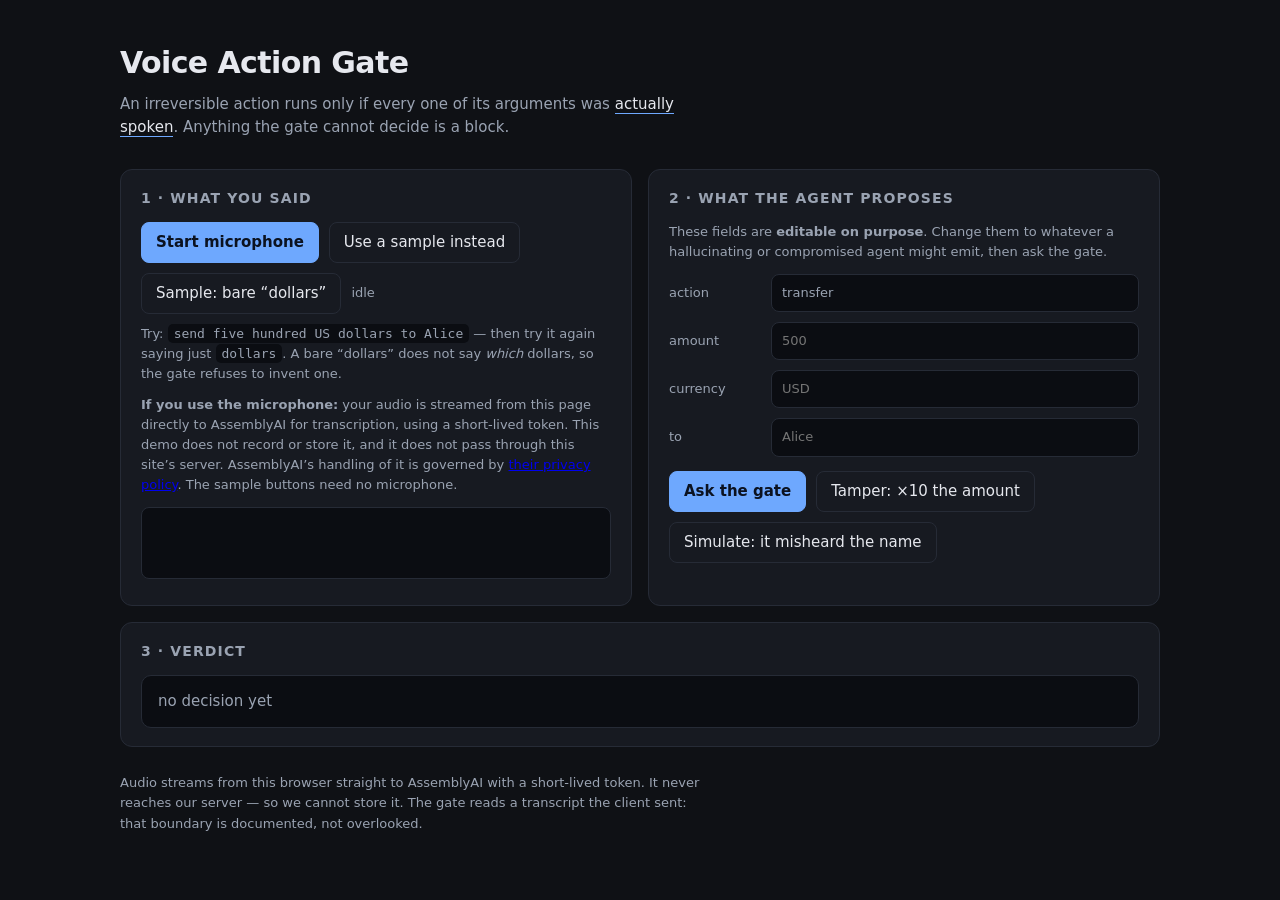
<file: app/web/index.html>
<!doctype html>
<html lang="en">
<head>
<meta charset="utf-8">
<meta name="viewport" content="width=device-width, initial-scale=1">
<title>Voice Action Gate</title>
<link rel="stylesheet" href="./style.css">
</head>
<body>
<header>
  <h1>Voice Action Gate</h1>
  <p class="tag">An irreversible action runs only if every one of its arguments
     was <em>actually spoken</em>. Anything the gate cannot decide is a block.</p>
</header>

<main>
  <section class="panel" id="panel-say">
    <h2>1 · What you said</h2>
    <div class="row">
      <button id="btn-mic" class="primary">Start microphone</button>
      <button id="btn-sample" class="ghost">Use a sample instead</button>
      <button id="btn-sample-bare" class="ghost">Sample: bare &ldquo;dollars&rdquo;</button>
      <span id="status" class="status">idle</span>
    </div>
    <p class="hint">Try: <code>send five hundred US dollars to Alice</code>&nbsp;&mdash;
       then try it again saying just <code>dollars</code>. A bare &ldquo;dollars&rdquo;
       does not say <em>which</em> dollars, so the gate refuses to invent one.</p>
    <p class="hint" id="mic-notice"><strong>If you use the microphone:</strong> your audio is
       streamed from this page directly to AssemblyAI for transcription, using a short-lived
       token. This demo does not record or store it, and it does not pass through this
       site&rsquo;s server. AssemblyAI&rsquo;s handling of it is governed by
       <a href="https://www.assemblyai.com/legal/privacy-policy">their privacy policy</a>.
       The sample buttons need no microphone.</p>
    <div id="transcript" class="transcript" aria-live="polite"></div>
    <p class="meta" id="tmeta"></p>
  </section>

  <section class="panel" id="panel-propose">
    <h2>2 · What the agent proposes</h2>
    <p class="hint">These fields are <strong>editable on purpose</strong>. Change
       them to whatever a hallucinating or compromised agent might emit, then
       ask the gate.</p>
    <div class="fields">
      <label>action <input id="f-action" value="transfer" readonly></label>
      <label>amount <input id="f-amount" placeholder="500"></label>
      <label>currency <input id="f-currency" placeholder="USD"></label>
      <label>to <input id="f-to" placeholder="Alice"></label>
    </div>
    <div class="row">
      <button id="btn-gate" class="primary">Ask the gate</button>
      <button id="btn-tamper" class="ghost">Tamper: &times;10 the amount</button>
      <button id="btn-misheard" class="ghost">Simulate: it misheard the name</button>
    </div>
  </section>

  <section class="panel" id="panel-verdict">
    <h2>3 · Verdict</h2>
    <div id="verdict" class="verdict empty">no decision yet</div>
    <div id="evidence"></div>
  </section>
</main>

<footer>
  <p>Audio streams from this browser straight to AssemblyAI with a short-lived
     token. It never reaches our server &mdash; so we cannot store it.
     The gate reads a transcript the client sent: that boundary is documented,
     not overlooked.</p>
</footer>
<script src="./app.js"></script>
</body>
</html>
</file>
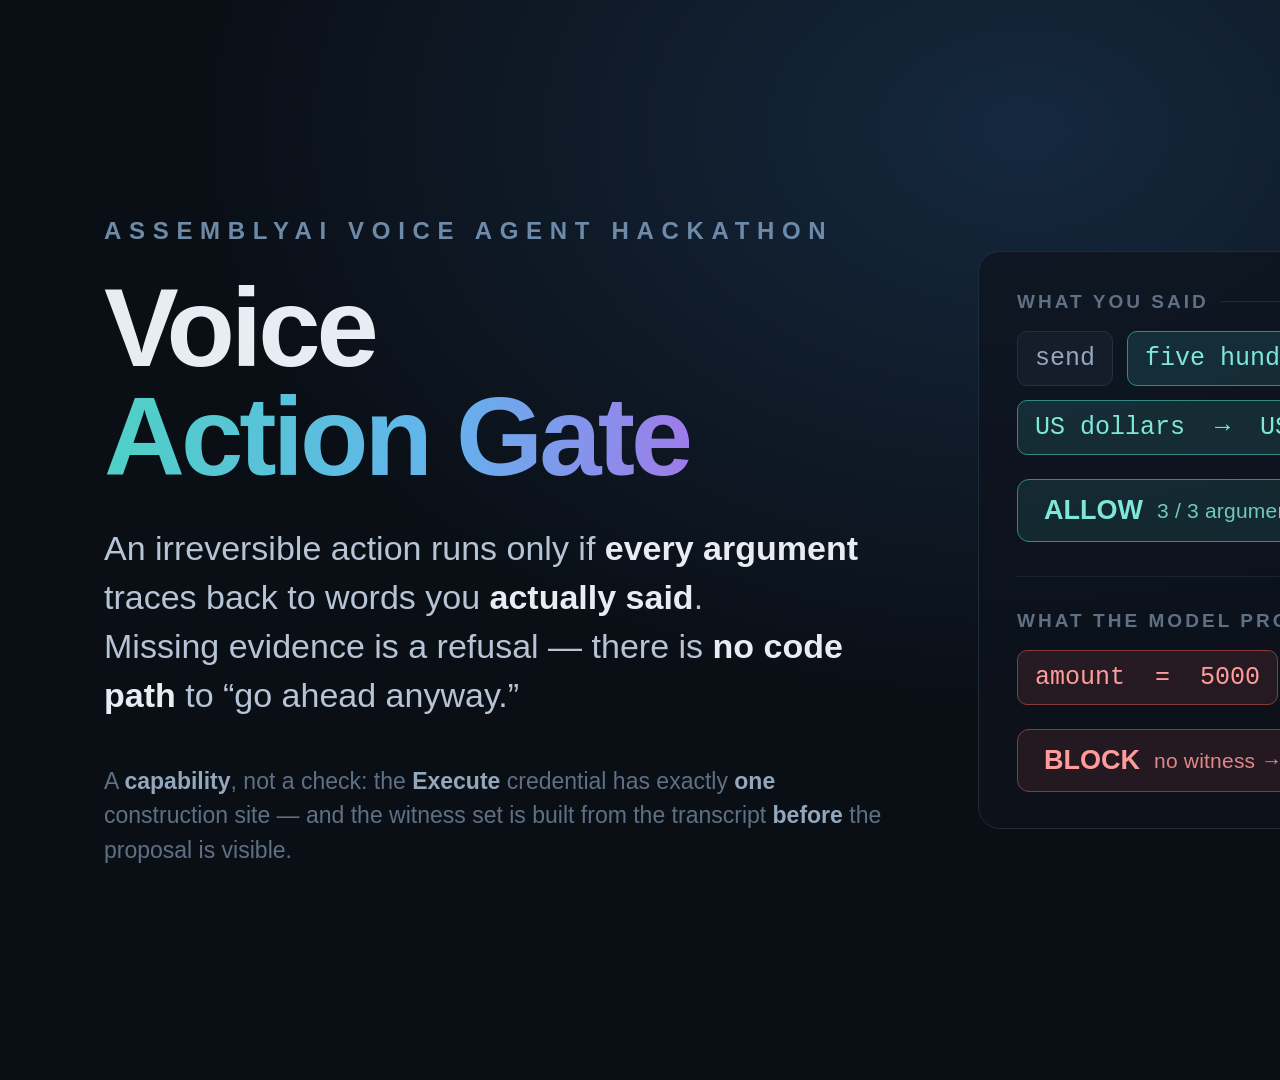
<file: media/src/cover.html>
<!doctype html><meta charset="utf-8">
<style>
  *{box-sizing:border-box;margin:0;padding:0}
  body{width:1920px;height:1080px;overflow:hidden;
       background:radial-gradient(1300px 900px at 80% 12%,#15283e 0%,#0a0f16 64%);
       color:#e8edf4;font:400 16px/1.5 -apple-system,"Helvetica Neue",Arial,sans-serif;
       display:grid;grid-template-columns:1fr 838px;align-items:center;
       column-gap:74px;padding:0 104px}
  .kicker{font-size:24px;letter-spacing:.32em;text-transform:uppercase;
          color:#6d8aa8;font-weight:600}
  h1{font-size:112px;line-height:.98;letter-spacing:-.035em;font-weight:700;margin:24px 0 0}
  h1 .g{background:linear-gradient(94deg,#4fd1c5,#63b3ed 58%,#9f7aea);
        -webkit-background-clip:text;-webkit-text-fill-color:transparent}
  .lede{font-size:34px;line-height:1.44;color:#b6c4d6;margin-top:32px;font-weight:300}
  .lede b{color:#e8edf4;font-weight:600}
  .foot{margin-top:44px;font-size:23px;line-height:1.5;color:#5f7085}
  .foot b{color:#93a7bd;font-weight:600}

  .panel{background:rgba(13,19,28,.72);border:1px solid #1e2b3b;border-radius:22px;
         padding:40px 38px 36px}
  .lbl{font:600 19px/1 -apple-system,sans-serif;letter-spacing:.16em;text-transform:uppercase;
       color:#5f7085;margin-bottom:20px;display:flex;align-items:center;gap:12px}
  .lbl::after{content:"";flex:1;height:1px;background:#1e2b3b}
  .row{display:flex;gap:14px;flex-wrap:wrap;align-items:center}
  .w{font:500 25px/1 "SF Mono",Menlo,monospace;padding:14px 17px;border-radius:10px;
     background:#141d29;border:1px solid #24313f;color:#93a7bd;white-space:nowrap}
  .w.ok{background:rgba(79,209,197,.13);border-color:#2f8b83;color:#7fe6da}
  .w.no{background:rgba(245,101,101,.11);border-color:#8b3a3a;color:#ff9b9b}
  .sep{height:1px;background:#1a2431;margin:34px 0}
  .v{margin-top:24px;padding:17px 26px;border-radius:12px;display:flex;align-items:center;
     gap:14px;font:600 27px/1 -apple-system,sans-serif}
  .v small{font-weight:400;font-size:21px;opacity:.85;letter-spacing:.01em}
  .v.a{background:rgba(79,209,197,.11);border:1.5px solid #2f8b83;color:#7fe6da}
  .v.b{background:rgba(245,101,101,.10);border:1.5px solid #8b3a3a;color:#ff9b9b}
</style>

<div>
  <div class="kicker">AssemblyAI Voice Agent Hackathon</div>
  <h1>Voice <span class="g">Action&nbsp;Gate</span></h1>
  <p class="lede">An irreversible action runs only if <b>every argument</b> traces back
     to words you <b>actually said</b>.<br>Missing evidence is a refusal &mdash;
     there is <b>no code path</b> to &ldquo;go ahead anyway.&rdquo;</p>
  <p class="foot">A <b>capability</b>, not a check: the <b>Execute</b> credential has
     exactly <b>one</b> construction site &mdash; and the witness set is built from the
     transcript <b>before</b> the proposal is visible.</p>
</div>

<div class="panel">
  <div class="lbl">What you said</div>
  <div class="row">
    <span class="w">send</span>
    <span class="w ok">five&nbsp;hundred&nbsp; &rarr; &nbsp;500</span>
    <span class="w ok">US&nbsp;dollars&nbsp; &rarr; &nbsp;USD</span>
    <span class="w ok">to&nbsp;Alice</span>
  </div>
  <div class="v a">ALLOW <small>3 / 3 arguments grounded</small></div>

  <div class="sep"></div>

  <div class="lbl">What the model proposed</div>
  <div class="row">
    <span class="w no">amount&nbsp; = &nbsp;5000</span>
    <span class="w no">currency&nbsp; = &nbsp;EUR</span>
    <span class="w ok">to&nbsp;Alice</span>
  </div>
  <div class="v b">BLOCK <small>no witness &rarr; no credential</small></div>
</div>
</file>
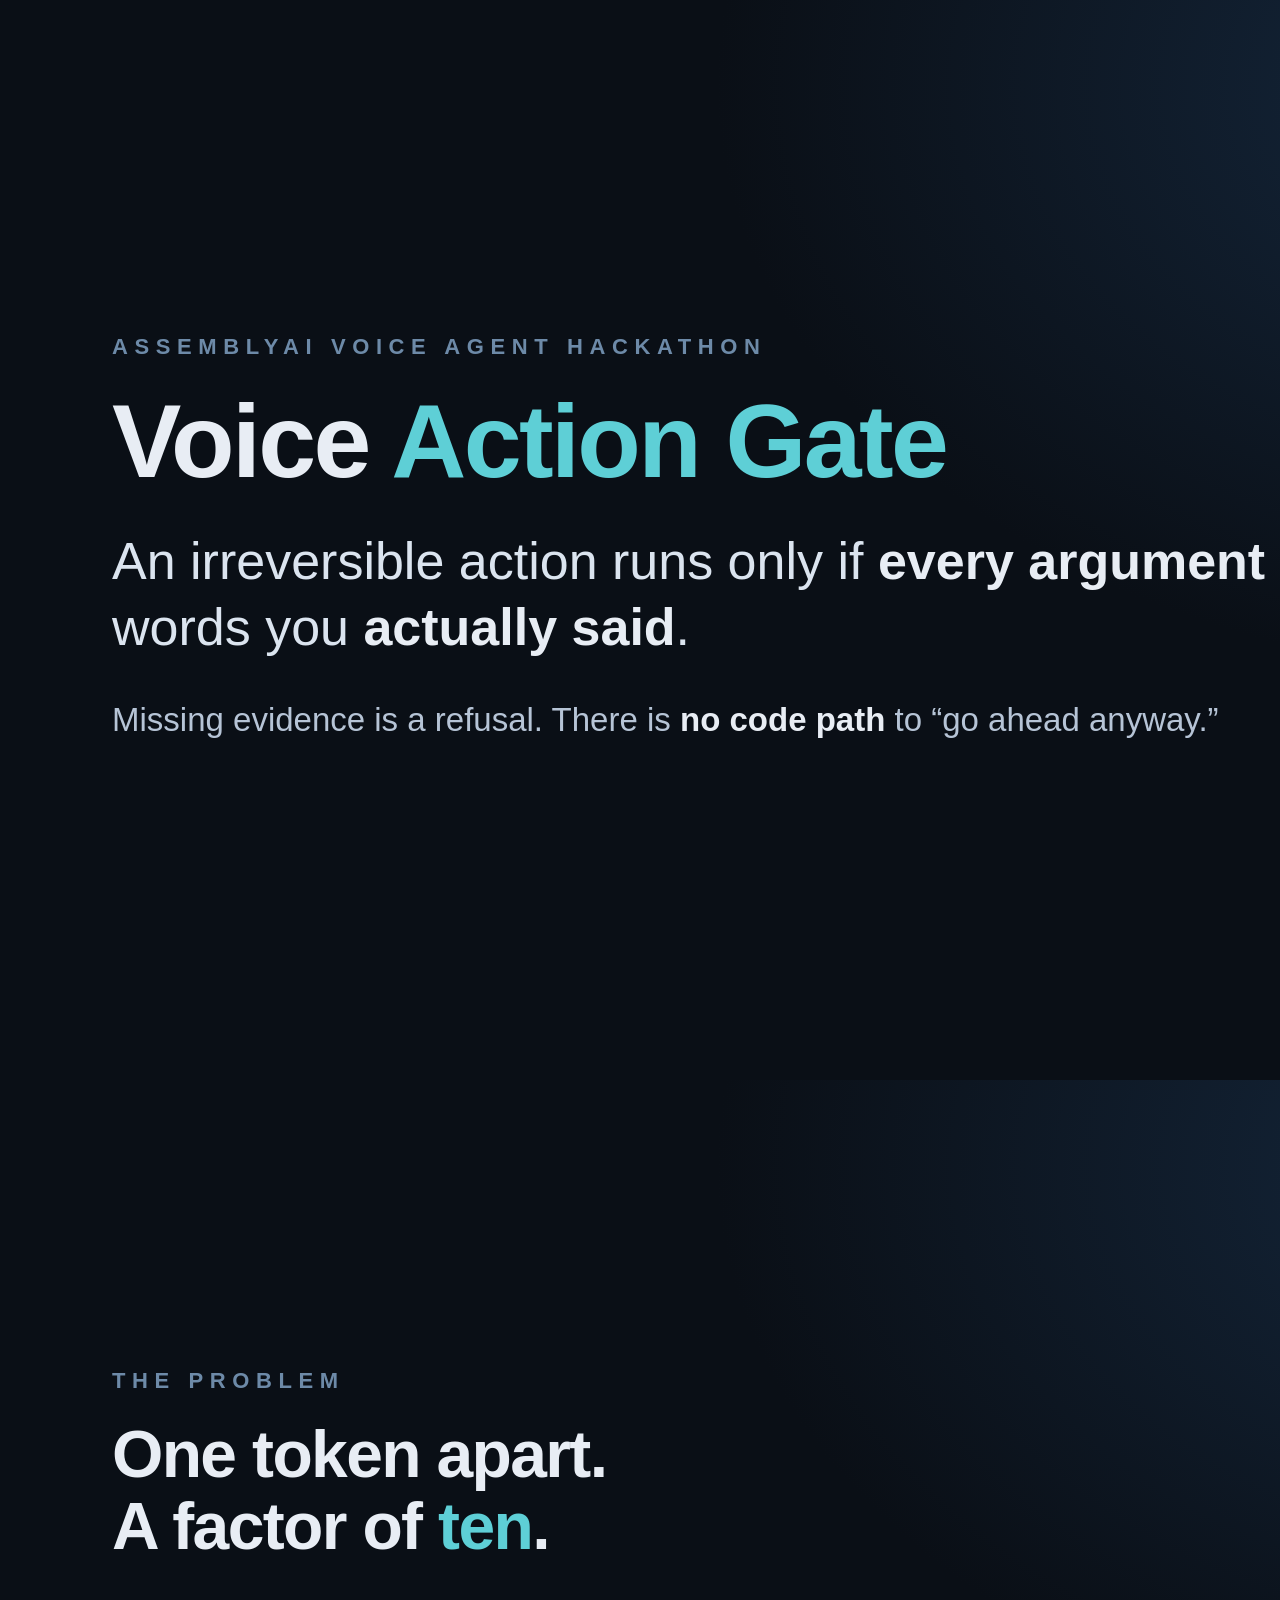
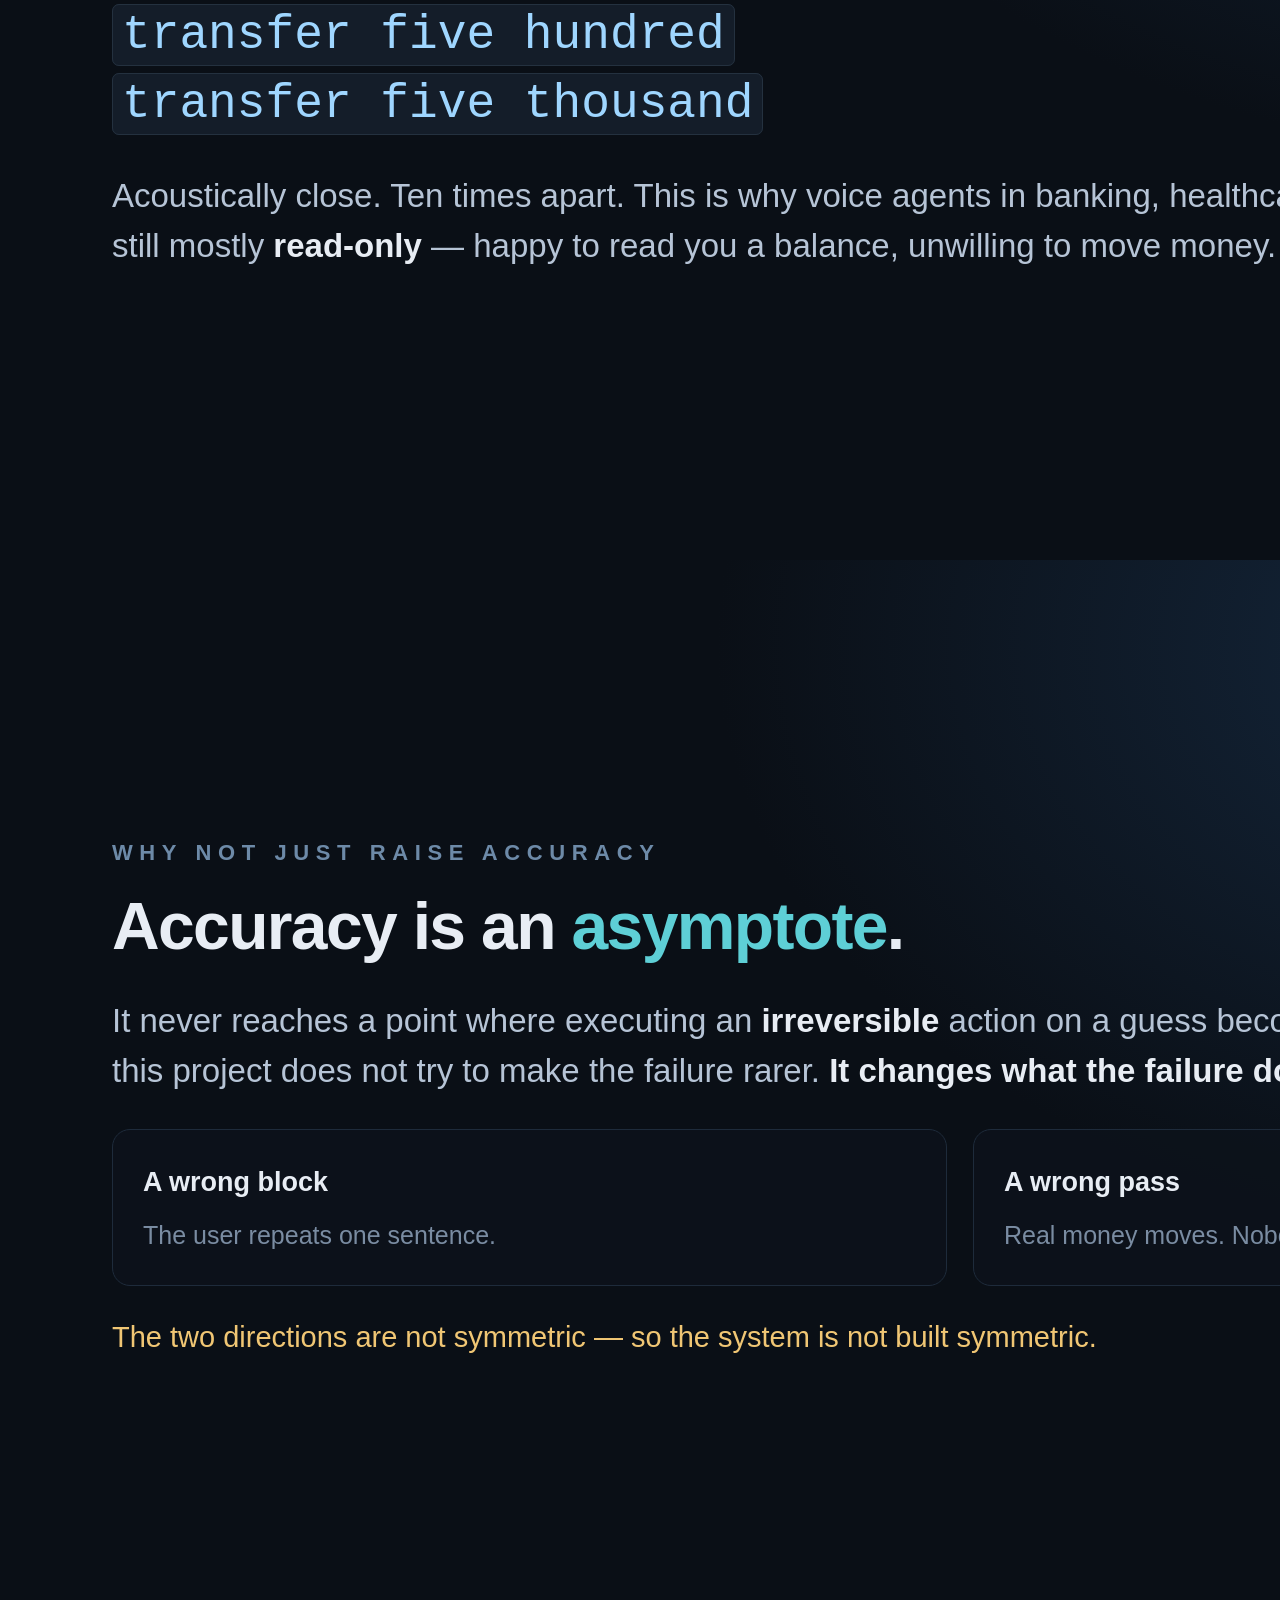
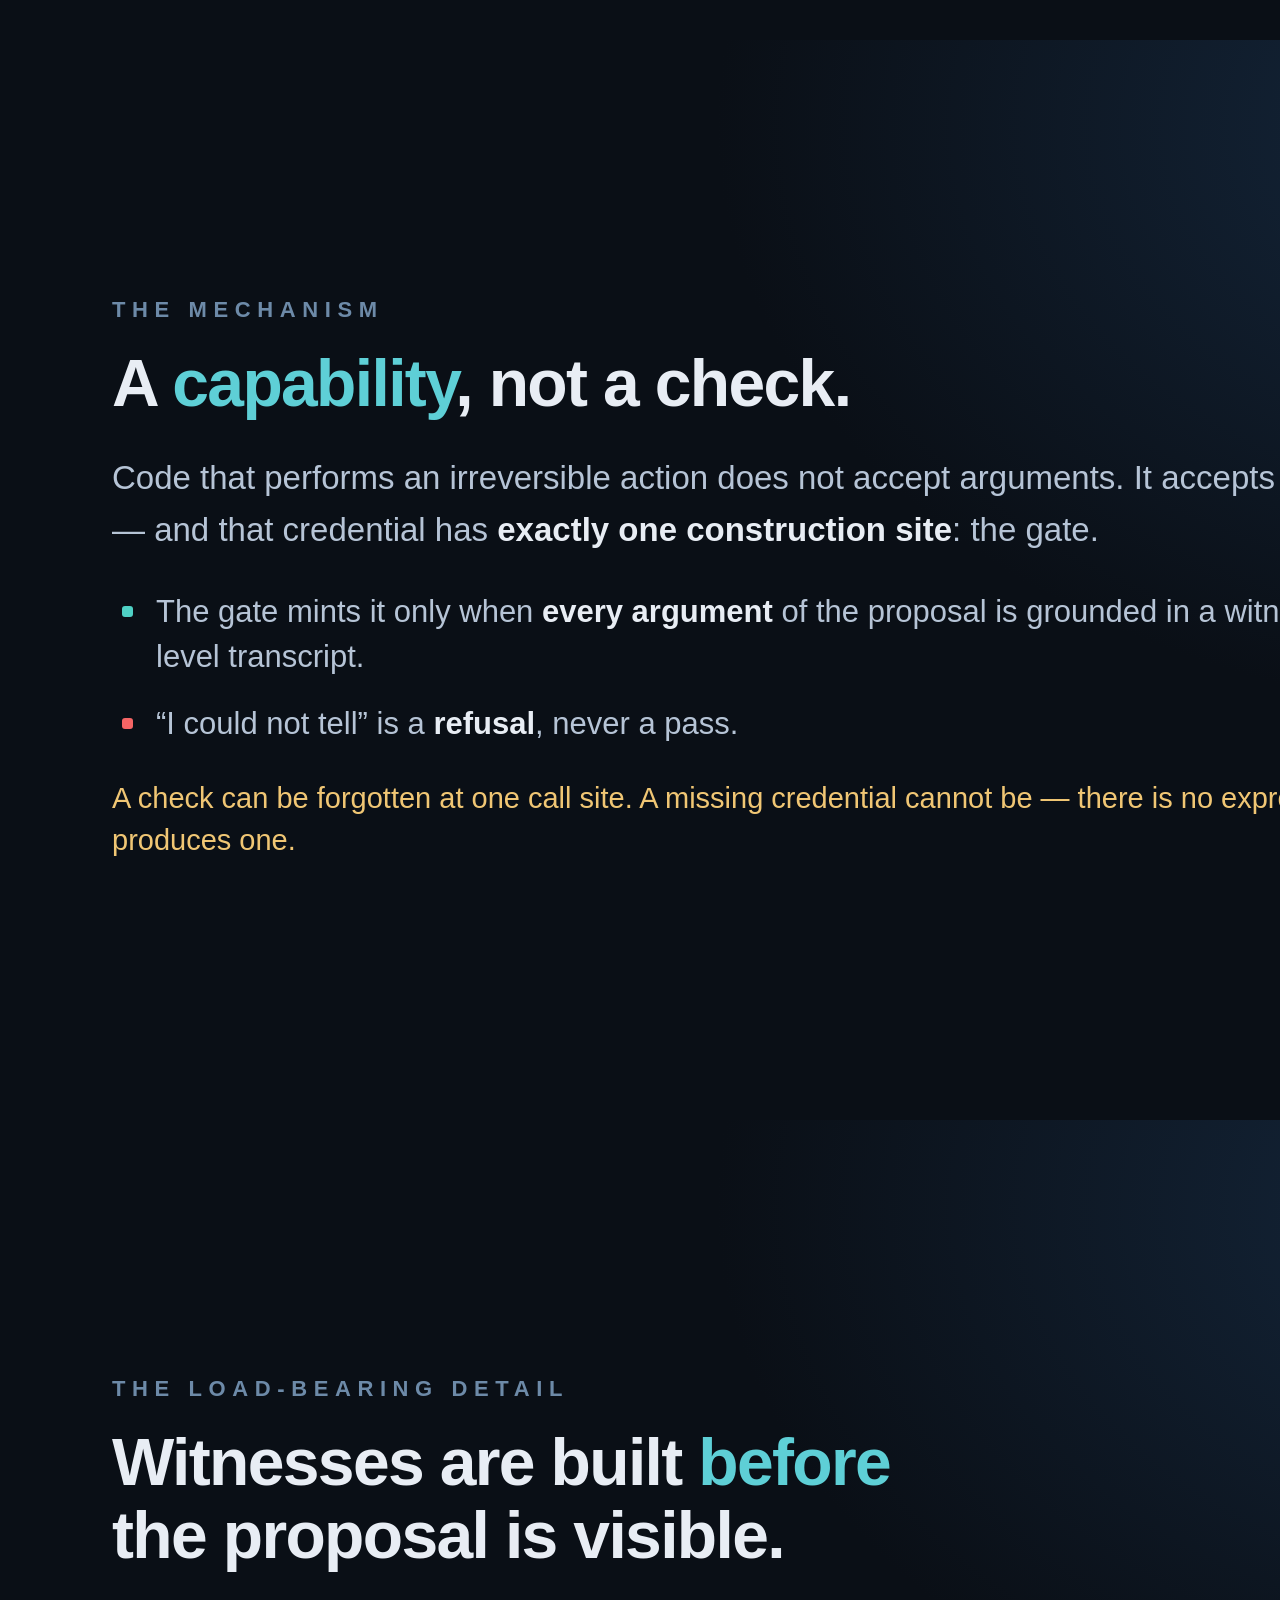
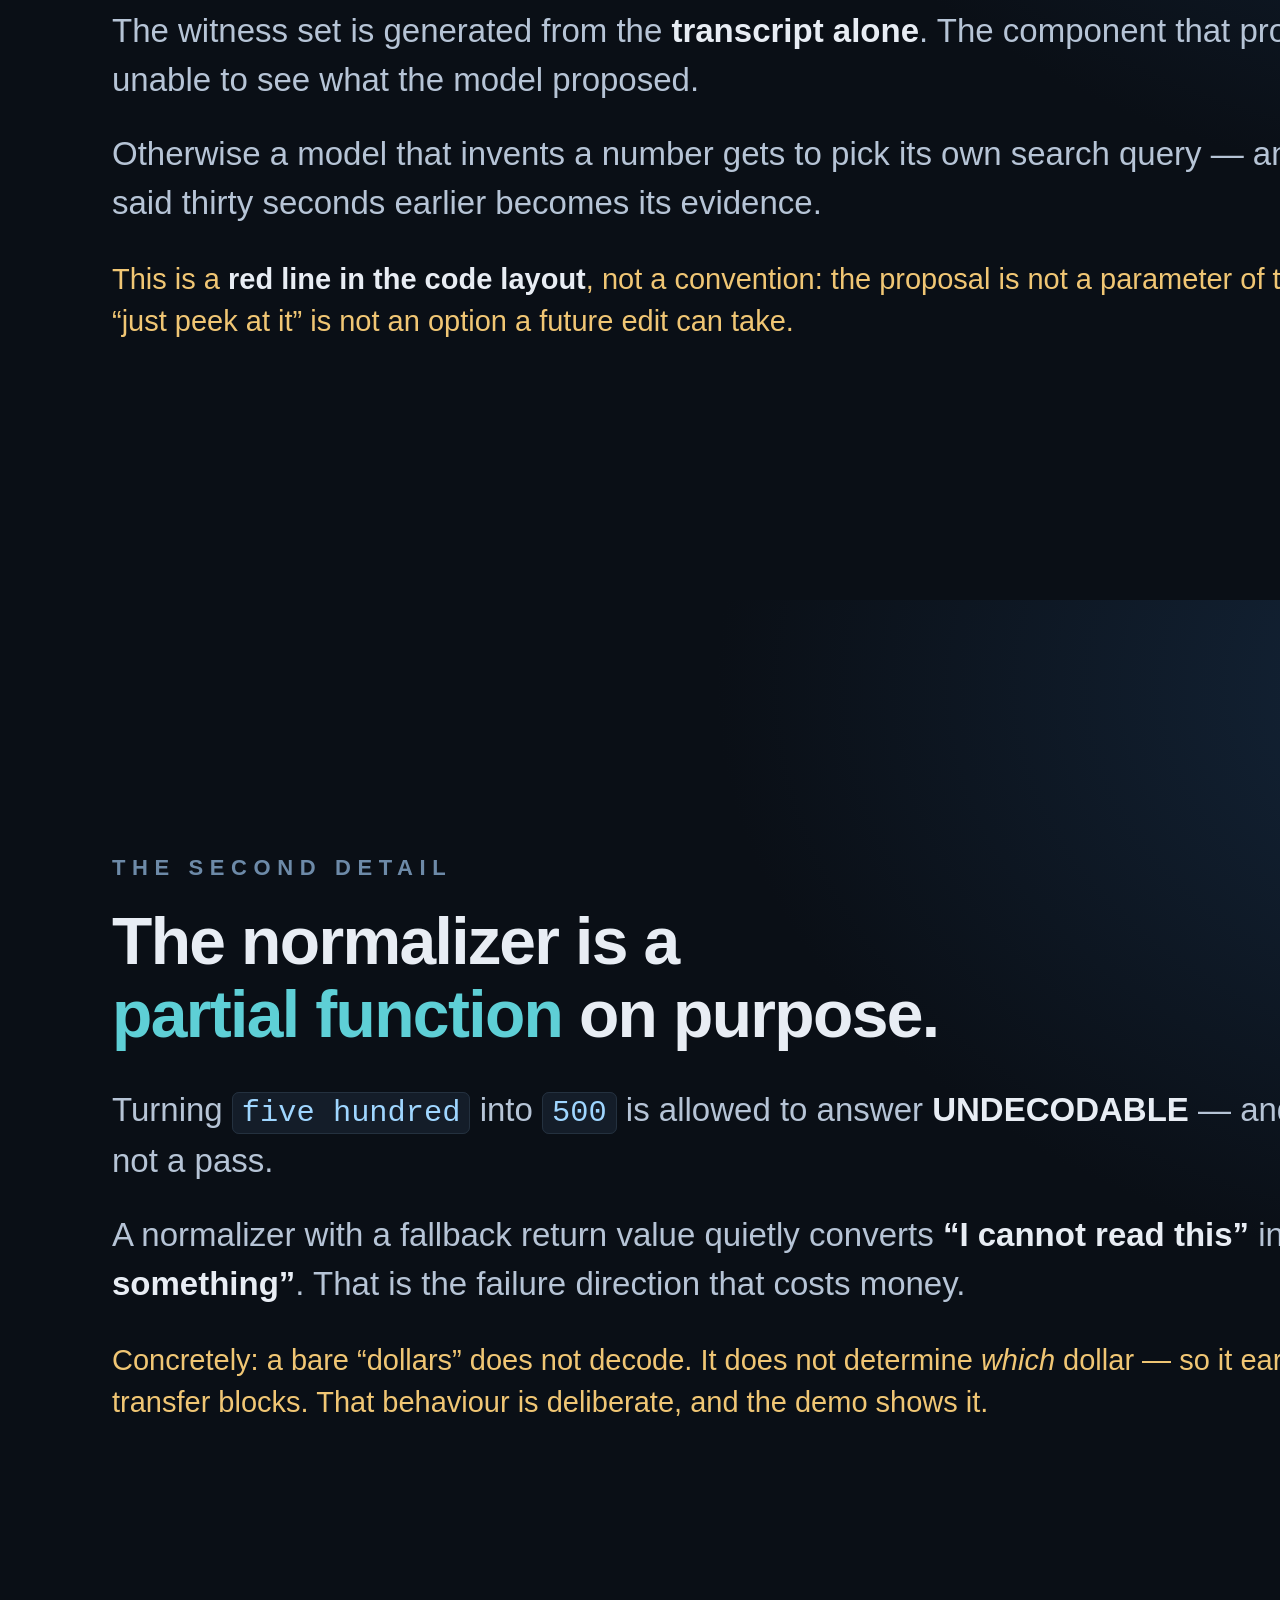
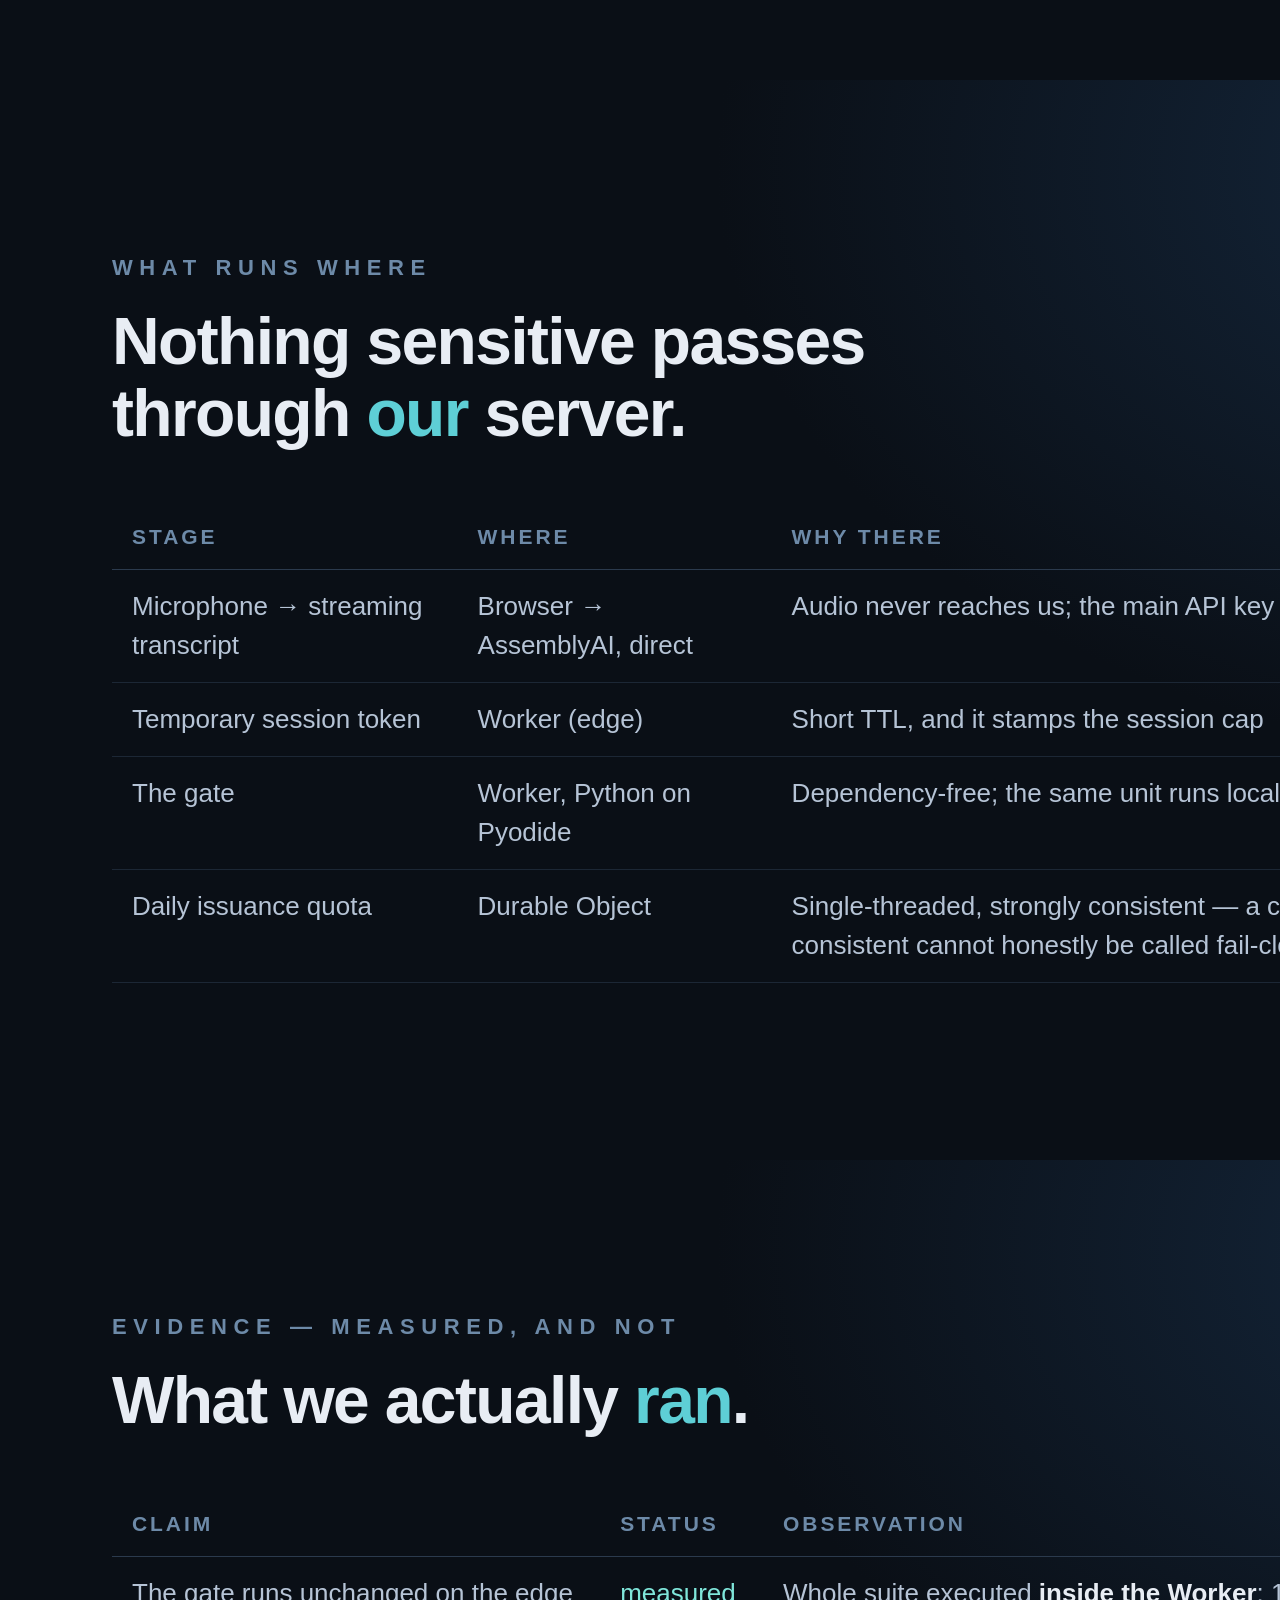
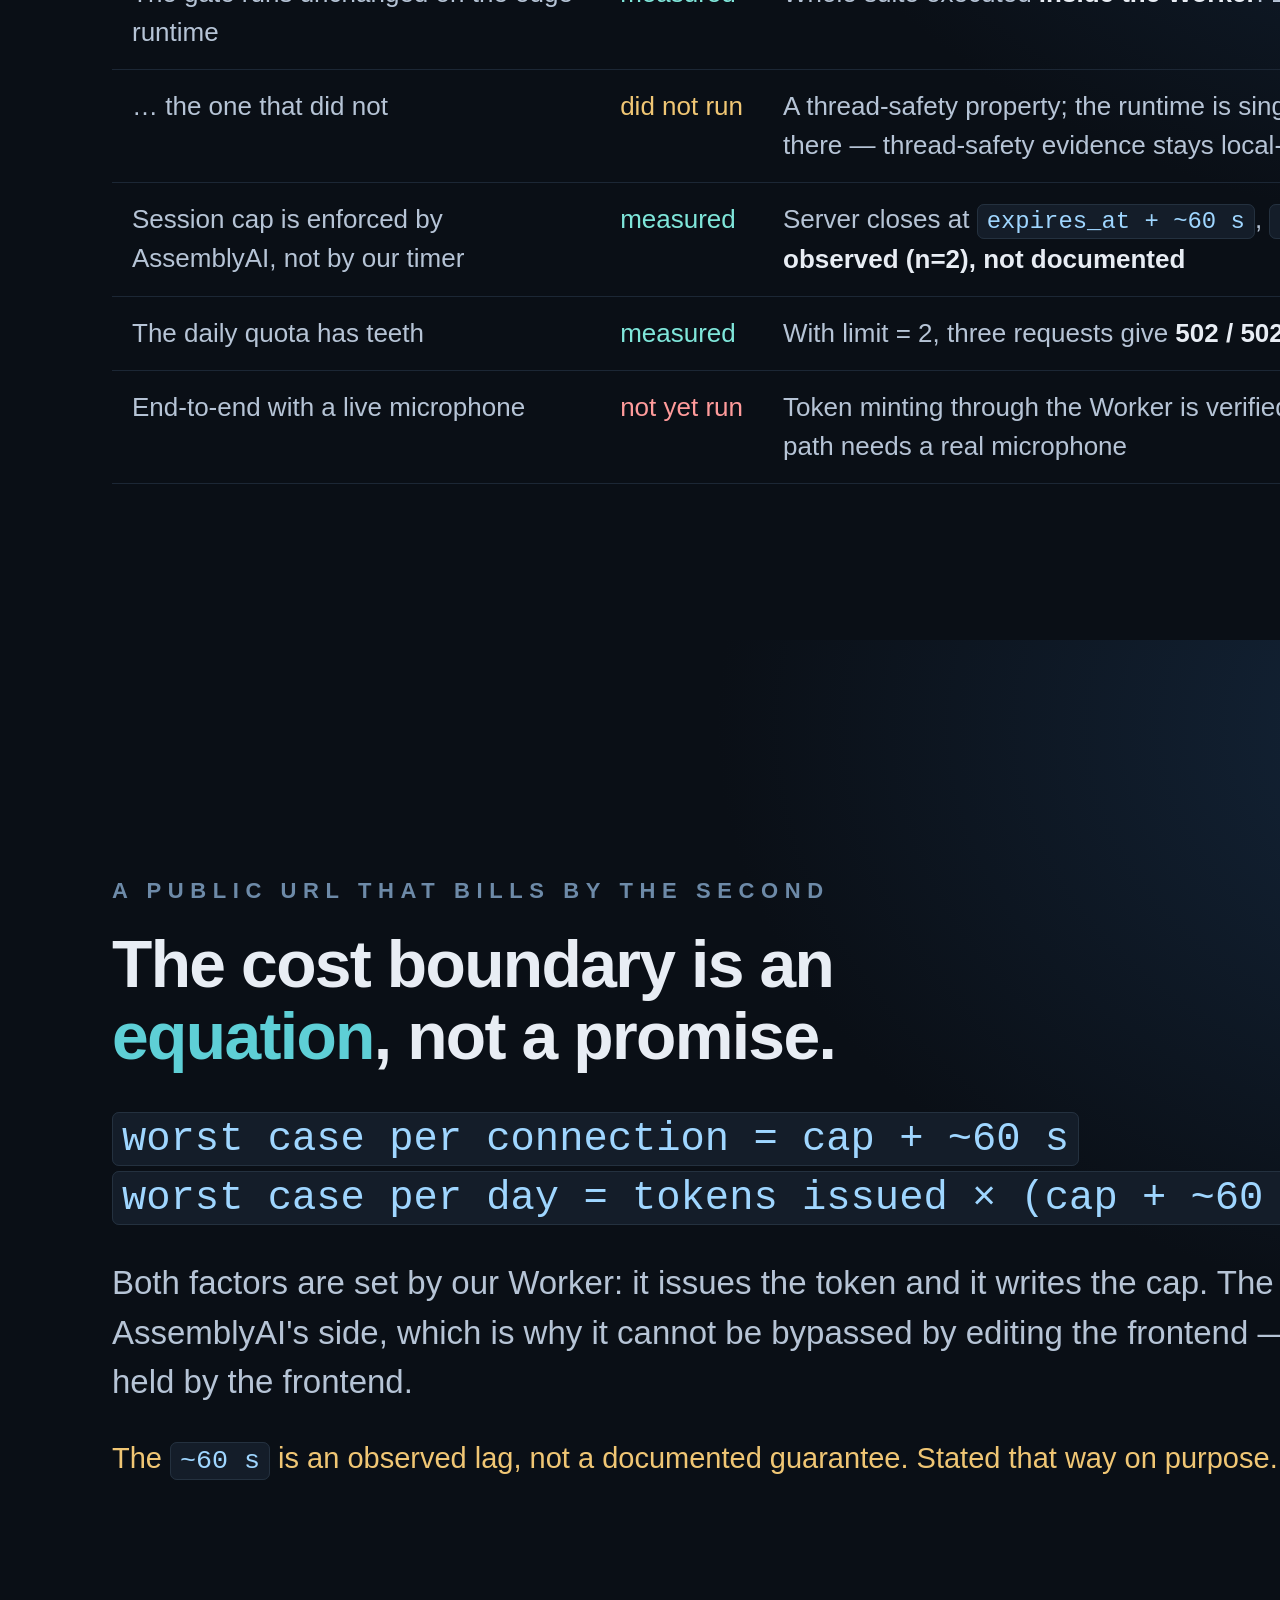
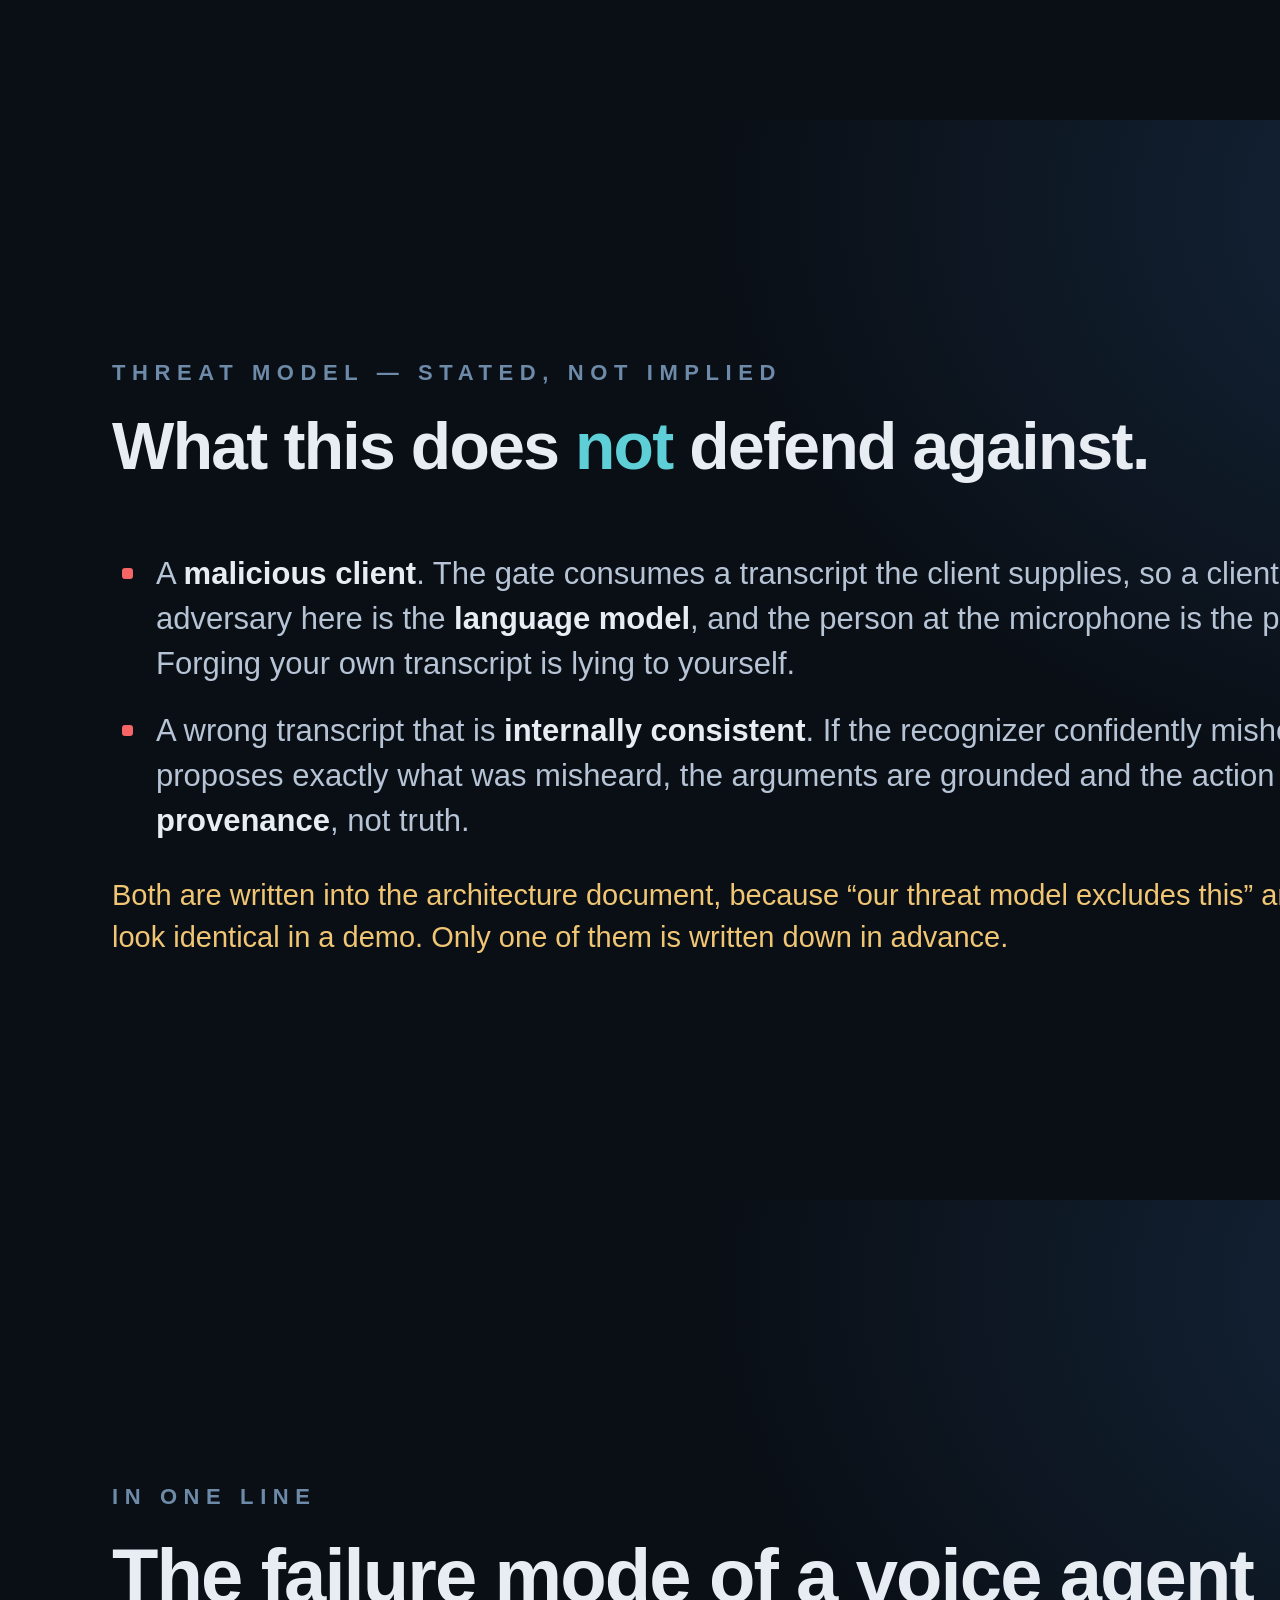
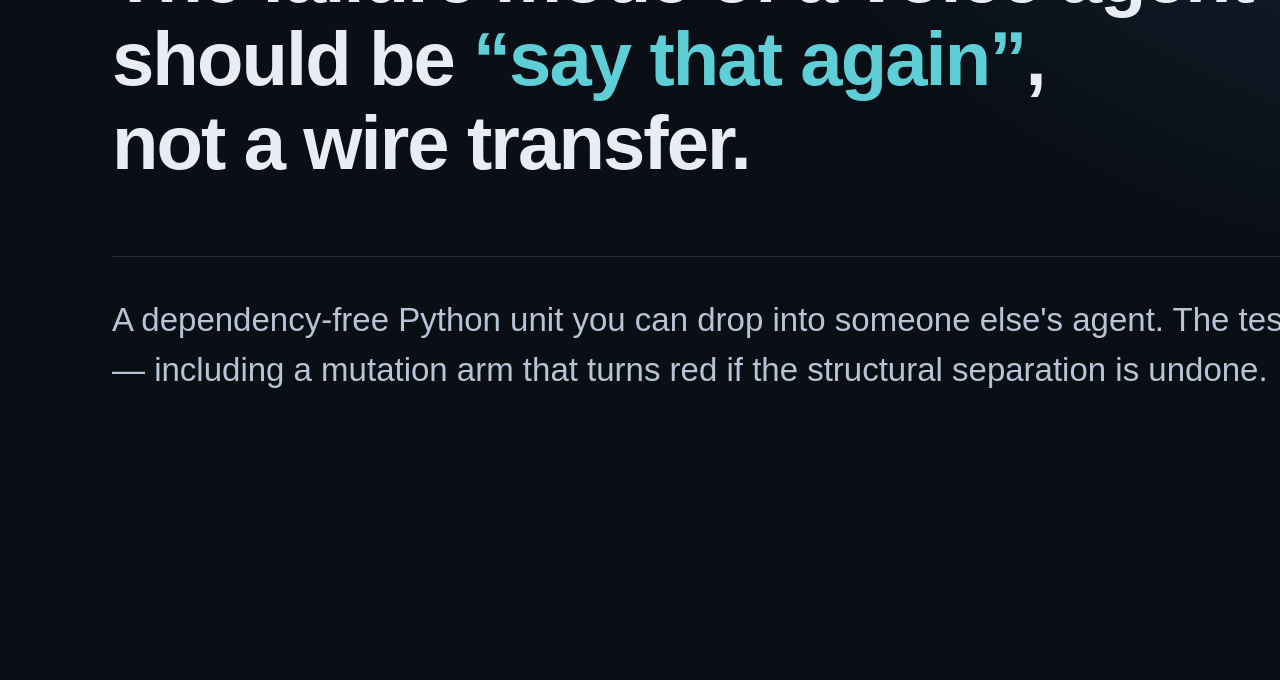
<file: media/src/slides.html>
<!doctype html><meta charset="utf-8">
<style>
  @page{size:1920px 1080px;margin:0}
  *{box-sizing:border-box;margin:0;padding:0}
  html,body{background:#0a0f16}
  body{font:400 16px/1.5 -apple-system,"Helvetica Neue",Arial,sans-serif;color:#e8edf4}
  .s{width:1920px;height:1080px;page-break-after:always;position:relative;
     padding:96px 112px;overflow:hidden;
     background:radial-gradient(1300px 900px at 82% 8%,#15283e 0%,#0a0f16 66%);
     display:flex;flex-direction:column;justify-content:center}
  .s:last-child{page-break-after:auto}
  .n{position:absolute;right:112px;bottom:56px;font:500 21px/1 "SF Mono",Menlo,monospace;color:#3d4d61}
  .eyebrow{font:600 22px/1 -apple-system,sans-serif;letter-spacing:.3em;text-transform:uppercase;
           color:#6d8aa8;margin-bottom:26px}
  h2{font-size:66px;line-height:1.1;letter-spacing:-.025em;font-weight:700;margin-bottom:34px}
  /* 🩸 刻意【不用】 -webkit-background-clip:text —— 它在 Chrome 的 --print-to-pdf
     路径下会把背景盒子的边一起画出来(截图路径不会)。同一份 HTML 两条渲染路径
     结果不同,这就是"捕获方式会换掉产物"。PDF 用实色。 */
  h2 .g{color:#5ecfd6}
  p{font-size:33px;line-height:1.5;color:#b6c4d6;font-weight:300;max-width:1520px}
  p+p{margin-top:24px}
  b{color:#e8edf4;font-weight:600}
  .dim{color:#7a8ca2}
  ul{list-style:none;margin-top:14px}
  li{font-size:31px;line-height:1.45;color:#b6c4d6;font-weight:300;padding-left:44px;
     position:relative;margin-top:22px;max-width:1520px}
  li::before{content:"";position:absolute;left:10px;top:16px;width:11px;height:11px;
             border-radius:3px;background:#4fd1c5}
  li.x::before{background:#f56565}
  code,.mono{font-family:"SF Mono",Menlo,monospace;font-size:.92em;
        background:#141d29;border:1px solid #24313f;border-radius:7px;padding:3px 9px;color:#9fd6ff}
  table{border-collapse:collapse;margin-top:20px;width:100%;max-width:1620px}
  th,td{text-align:left;padding:17px 20px;font-size:26px;border-bottom:1px solid #1c2735;
        color:#b6c4d6;font-weight:300;vertical-align:top}
  th{color:#6d8aa8;font-weight:600;font-size:21px;letter-spacing:.14em;text-transform:uppercase;
     border-bottom:1px solid #2b3a4d}
  .ok,.bad,.warn{font-weight:500;white-space:nowrap}
  .ok{color:#7fe6da}.bad{color:#ff9b9b}.warn{color:#f0c674}
  .big{font-size:52px;line-height:1.28;font-weight:300;color:#dbe4ef;max-width:1560px}
  .big b{font-weight:700}
  .cards{display:flex;gap:26px;margin-top:34px}
  .card{flex:1;background:rgba(13,19,28,.7);border:1px solid #1e2b3b;border-radius:18px;padding:32px 30px}
  .card h3{font-size:27px;font-weight:600;color:#e8edf4;margin-bottom:14px}
  .card p{font-size:25px;line-height:1.45;margin:0}
  .rule{height:1px;background:#1e2b3b;margin:38px 0}
  .kick{font-size:29px;color:#f0c674;font-weight:400;margin-top:30px;max-width:1520px;line-height:1.45}
</style>

<!-- 1 -->
<section class="s">
  <div class="eyebrow">AssemblyAI Voice Agent Hackathon</div>
  <h2 style="font-size:104px;margin-bottom:30px">Voice <span class="g">Action Gate</span></h2>
  <p class="big">An irreversible action runs only if <b>every argument</b> traces back
     to words you <b>actually said</b>.</p>
  <p style="margin-top:34px">Missing evidence is a refusal. There is <b>no code path</b>
     to &ldquo;go ahead anyway.&rdquo;</p>
  <div class="n">1</div>
</section>

<!-- 2 -->
<section class="s">
  <div class="eyebrow">The problem</div>
  <h2>One token apart.<br>A factor of <span class="g">ten</span>.</h2>
  <p class="big"><span class="mono">transfer five hundred</span><br>
     <span class="mono">transfer five thousand</span></p>
  <p style="margin-top:36px">Acoustically close. Ten times apart. This is why voice agents in
     banking, healthcare and insurance are still mostly <b>read-only</b> &mdash; happy to read
     you a balance, unwilling to move money.</p>
  <div class="n">2</div>
</section>

<!-- 3 -->
<section class="s">
  <div class="eyebrow">Why not just raise accuracy</div>
  <h2>Accuracy is an <span class="g">asymptote</span>.</h2>
  <p>It never reaches a point where executing an <b>irreversible</b> action on a guess
     becomes acceptable. So this project does not try to make the failure rarer.
     <b>It changes what the failure does.</b></p>
  <div class="cards">
    <div class="card"><h3>A wrong block</h3>
      <p class="dim">The user repeats one sentence.</p></div>
    <div class="card"><h3>A wrong pass</h3>
      <p class="dim">Real money moves. Nobody gets to repeat anything.</p></div>
  </div>
  <p class="kick">The two directions are not symmetric &mdash; so the system is not built symmetric.</p>
  <div class="n">3</div>
</section>

<!-- 4 -->
<section class="s">
  <div class="eyebrow">The mechanism</div>
  <h2>A <span class="g">capability</span>, not a check.</h2>
  <p>Code that performs an irreversible action does not accept arguments. It accepts an
     <code>Execute</code> credential &mdash; and that credential has <b>exactly one
     construction site</b>: the gate.</p>
  <ul>
    <li>The gate mints it only when <b>every argument</b> of the proposal is grounded in a
        witness drawn from the word-level transcript.</li>
    <li class="x">&ldquo;I could not tell&rdquo; is a <b>refusal</b>, never a pass.</li>
  </ul>
  <p class="kick">A check can be forgotten at one call site. A missing credential cannot be
     &mdash; there is no expression you could write that produces one.</p>
  <div class="n">4</div>
</section>

<!-- 5 -->
<section class="s">
  <div class="eyebrow">The load-bearing detail</div>
  <h2>Witnesses are built <span class="g">before</span><br>the proposal is visible.</h2>
  <p>The witness set is generated from the <b>transcript alone</b>. The component that
     produces it is structurally unable to see what the model proposed.</p>
  <p>Otherwise a model that invents a number gets to pick its own search query &mdash; and an
     unrelated number said thirty seconds earlier becomes its evidence.</p>
  <p class="kick">This is a <b>red line in the code layout</b>, not a convention: the proposal
     is not a parameter of the witness generator, so &ldquo;just peek at it&rdquo; is not
     an option a future edit can take.</p>
  <div class="n">5</div>
</section>

<!-- 6 -->
<section class="s">
  <div class="eyebrow">The second detail</div>
  <h2>The normalizer is a<br><span class="g">partial function</span> on purpose.</h2>
  <p>Turning <span class="mono">five hundred</span> into <span class="mono">500</span> is
     allowed to answer <b>UNDECODABLE</b> &mdash; and UNDECODABLE is not a pass.</p>
  <p>A normalizer with a fallback return value quietly converts <b>&ldquo;I cannot read
     this&rdquo;</b> into <b>&ldquo;I believe it equals something&rdquo;</b>. That is the
     failure direction that costs money.</p>
  <p class="kick">Concretely: a bare &ldquo;dollars&rdquo; does not decode. It does not
     determine <i>which</i> dollar &mdash; so it earns no witness, and the transfer blocks.
     That behaviour is deliberate, and the demo shows it.</p>
  <div class="n">6</div>
</section>

<!-- 7 -->
<section class="s">
  <div class="eyebrow">What runs where</div>
  <h2>Nothing sensitive passes<br>through <span class="g">our</span> server.</h2>
  <table>
    <tr><th>Stage</th><th>Where</th><th>Why there</th></tr>
    <tr><td>Microphone &rarr; streaming transcript</td><td>Browser &rarr; AssemblyAI, direct</td>
        <td>Audio never reaches us; the main API key never leaves the edge</td></tr>
    <tr><td>Temporary session token</td><td>Worker (edge)</td>
        <td>Short TTL, and it stamps the session cap</td></tr>
    <tr><td>The gate</td><td>Worker, Python on Pyodide</td>
        <td>Dependency-free; the same unit runs locally and at the edge</td></tr>
    <tr><td>Daily issuance quota</td><td>Durable Object</td>
        <td>Single-threaded, strongly consistent &mdash; a counter that is only eventually
            consistent cannot honestly be called fail-closed</td></tr>
  </table>
  <div class="n">7</div>
</section>

<!-- 8 -->
<section class="s">
  <div class="eyebrow">Evidence &mdash; measured, and not</div>
  <h2>What we actually <span class="g">ran</span>.</h2>
  <table>
    <tr><th>Claim</th><th>Status</th><th>Observation</th></tr>
    <tr><td>The gate runs unchanged on the edge runtime</td><td class="ok">measured</td>
        <td>Whole suite executed <b>inside the Worker</b>: 151 / 152 pass</td></tr>
    <tr><td>&hellip; the one that did not</td><td class="warn">did not run</td>
        <td>A thread-safety property; the runtime is single-threaded, so it is inapplicable
            there &mdash; thread-safety evidence stays local-only</td></tr>
    <tr><td>Session cap is enforced by AssemblyAI, not by our timer</td><td class="ok">measured</td>
        <td>Server closes at <span class="mono">expires_at + ~60 s</span>,
            <span class="mono">error_code 3008</span>. The ~60 s is
            <b>observed (n=2), not documented</b></td></tr>
    <tr><td>The daily quota has teeth</td><td class="ok">measured</td>
        <td>With limit = 2, three requests give <b>502 / 502 / 429</b>; the counter stops at 2</td></tr>
    <tr><td>End-to-end with a live microphone</td><td class="bad">not yet run</td>
        <td>Token minting through the Worker is verified; the full mic &rarr; transcript &rarr;
            gate path needs a real microphone</td></tr>
  </table>
  <div class="n">8</div>
</section>

<!-- 9 -->
<section class="s">
  <div class="eyebrow">A public URL that bills by the second</div>
  <h2>The cost boundary is an<br><span class="g">equation</span>, not a promise.</h2>
  <p class="big" style="font-size:44px"><span class="mono">worst case per connection
     = cap + ~60 s</span><br>
     <span class="mono">worst case per day = tokens issued &times; (cap + ~60 s)</span></p>
  <p style="margin-top:34px">Both factors are set by our Worker: it issues the token and it
     writes the cap. The <b>enforcement</b> is on AssemblyAI's side, which is why it cannot
     be bypassed by editing the frontend &mdash; the connection is not held by the frontend.</p>
  <p class="kick">The <span class="mono">~60 s</span> is an observed lag, not a documented
     guarantee. Stated that way on purpose.</p>
  <div class="n">9</div>
</section>

<!-- 10 -->
<section class="s">
  <div class="eyebrow">Threat model &mdash; stated, not implied</div>
  <h2>What this does <span class="g">not</span> defend against.</h2>
  <ul>
    <li class="x">A <b>malicious client</b>. The gate consumes a transcript the client supplies,
        so a client can forge one &mdash; but the adversary here is the <b>language model</b>,
        and the person at the microphone is the party being protected. Forging your own
        transcript is lying to yourself.</li>
    <li class="x">A wrong transcript that is <b>internally consistent</b>. If the recognizer
        confidently mishears, and the model proposes exactly what was misheard, the arguments
        are grounded and the action passes. The gate proves <b>provenance</b>, not truth.</li>
  </ul>
  <p class="kick">Both are written into the architecture document, because &ldquo;our threat
     model excludes this&rdquo; and &ldquo;we did not think of it&rdquo; look identical in a
     demo. Only one of them is written down in advance.</p>
  <div class="n">10</div>
</section>

<!-- 11 -->
<section class="s">
  <div class="eyebrow">In one line</div>
  <h2 style="font-size:76px">The failure mode of a voice agent<br>should be
      <span class="g">&ldquo;say that again&rdquo;</span>,<br>not a wire transfer.</h2>
  <div class="rule"></div>
  <p>A dependency-free Python unit you can drop into someone else's agent. The tests pin both
     properties &mdash; including a mutation arm that turns red if the structural separation
     is undone.</p>
  <div class="n">11</div>
</section>
</file>
<file: app/web/style.css>
:root {
  --bg: #0f1115; --panel: #171a21; --line: #262b36;
  --fg: #e6e8ee; --dim: #9aa3b2;
  --allow: #35c07a; --block: #e0574a; --warn: #e0a13a; --accent: #6ea8fe;
}
* { box-sizing: border-box; }
body {
  margin: 0; background: var(--bg); color: var(--fg);
  font: 15px/1.55 ui-sans-serif, system-ui, -apple-system, "Segoe UI", sans-serif;
}
header, main, footer { max-width: 1080px; margin: 0 auto; padding: 0 20px; }
header { padding-top: 40px; padding-bottom: 8px; }
h1 { margin: 0 0 6px; font-size: 30px; letter-spacing: -0.02em; }
.tag { margin: 0 0 22px; color: var(--dim); max-width: 62ch; }
.tag em { color: var(--fg); font-style: normal; border-bottom: 1px solid var(--accent); }

main { display: grid; gap: 16px; grid-template-columns: 1fr 1fr; }
.panel {
  background: var(--panel); border: 1px solid var(--line);
  border-radius: 12px; padding: 18px 20px;
}
#panel-verdict { grid-column: 1 / -1; }
h2 { margin: 0 0 12px; font-size: 14px; text-transform: uppercase;
     letter-spacing: 0.08em; color: var(--dim); font-weight: 600; }
h3 { margin: 14px 0 6px; font-size: 12px; text-transform: uppercase;
     letter-spacing: 0.06em; color: var(--dim); }

.row { display: flex; gap: 10px; align-items: center; flex-wrap: wrap; }
button {
  font: inherit; padding: 8px 14px; border-radius: 8px; cursor: pointer;
  border: 1px solid var(--line); background: #202531; color: var(--fg);
}
button:hover { border-color: var(--accent); }
button.primary { background: var(--accent); color: #0b1220; border-color: var(--accent); font-weight: 600; }
button.ghost { background: transparent; }

.status { font-size: 13px; color: var(--dim); }
.status.good { color: var(--allow); }
.status.bad { color: var(--block); }

.hint { color: var(--dim); font-size: 13px; margin: 10px 0; }
code { background: #0b0d12; padding: 2px 6px; border-radius: 5px; }

.transcript {
  min-height: 72px; margin-top: 12px; padding: 12px;
  background: #0b0d12; border: 1px solid var(--line); border-radius: 8px;
  font-size: 17px; line-height: 1.7;
}
.w.low { color: var(--warn); text-decoration: underline dotted; }
.w.partial { opacity: 0.55; font-style: italic; }
.meta { color: var(--dim); font-size: 12px; margin: 8px 0 0; }

.fields { display: grid; gap: 10px; margin: 12px 0 14px; }
.fields label { display: grid; grid-template-columns: 92px 1fr; align-items: center;
                gap: 10px; font-size: 13px; color: var(--dim); }
.fields input {
  font: inherit; padding: 8px 10px; border-radius: 8px; color: var(--fg);
  background: #0b0d12; border: 1px solid var(--line);
}
.fields input:focus { outline: none; border-color: var(--accent); }
.fields input[readonly] { color: var(--dim); }

.verdict {
  font-size: 20px; font-weight: 700; padding: 14px 16px;
  border-radius: 10px; border: 1px solid var(--line); background: #0b0d12;
}
.verdict.empty { color: var(--dim); font-weight: 400; font-size: 15px; }
.verdict.allow { color: var(--allow); border-color: var(--allow); }
.verdict.block { color: var(--block); border-color: var(--block); }
.verdict.bad { color: var(--warn); border-color: var(--warn); font-size: 15px; }

.ev ul { margin: 0; padding-left: 20px; }
.ev li { font-size: 13px; color: var(--fg); margin: 3px 0; }
.ev pre { background: #0b0d12; border: 1px solid var(--line); border-radius: 8px;
          padding: 10px; overflow-x: auto; font-size: 13px; margin: 0; }

footer { padding: 26px 20px 48px; }
footer p { color: var(--dim); font-size: 13px; max-width: 72ch; margin: 0; }

@media (max-width: 820px) { main { grid-template-columns: 1fr; } }
</file>
